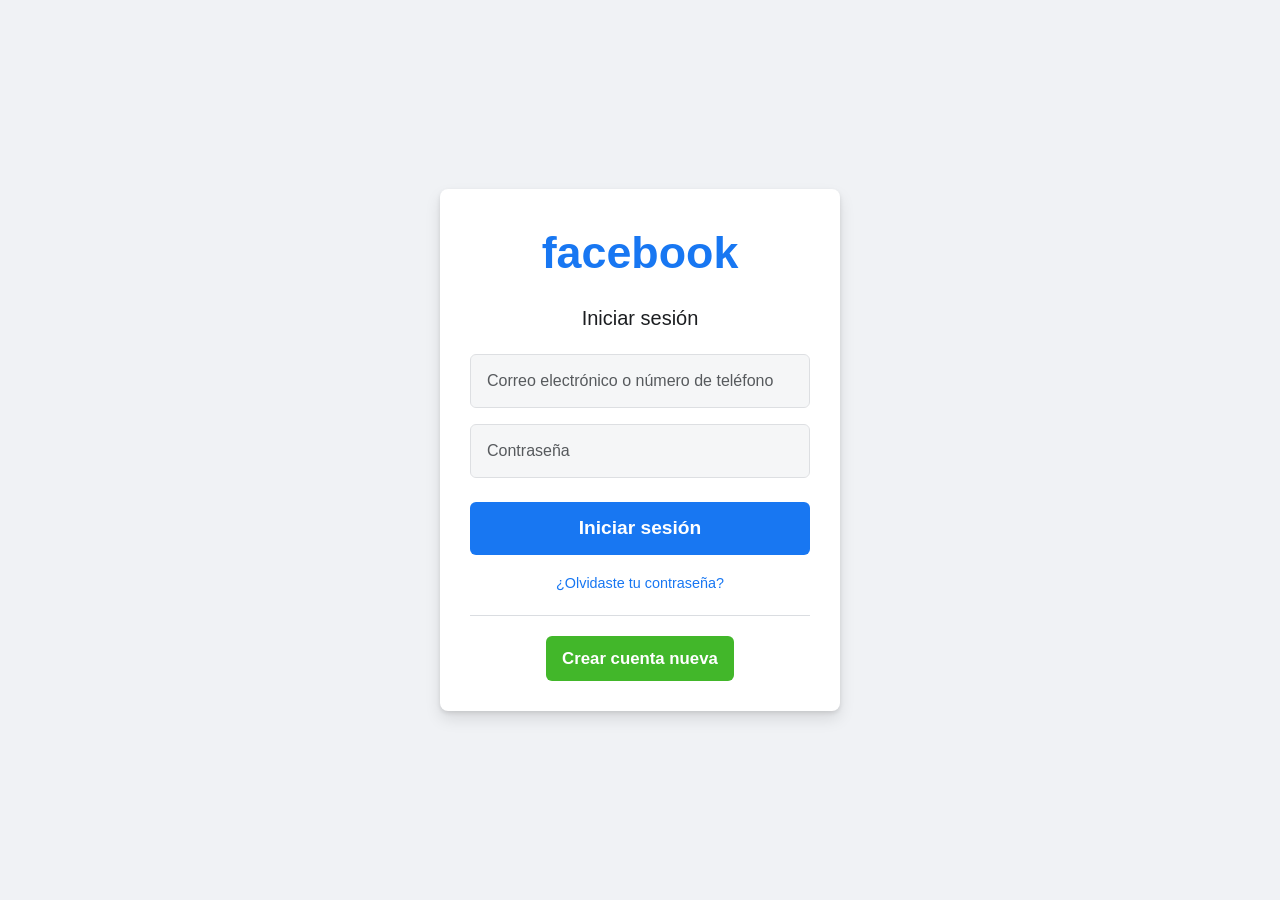
<file: html/facebook-mock.html>
<!DOCTYPE html>
<html lang="es">
<head>
    <meta charset="UTF-8">
    <meta name="viewport" content="width=device-width, initial-scale=1.0">
    <title>Iniciar sesión en Facebook</title>
    <link href="https://cdn.jsdelivr.net/npm/bootstrap@5.3.3/dist/css/bootstrap.min.css" rel="stylesheet">
    <link href="https://cdn.jsdelivr.net/npm/bootstrap-icons@1.11.3/font/bootstrap-icons.min.css" rel="stylesheet">
    <style>
        body {
            background-color: #f0f2f5;
            font-family: Helvetica, Arial, sans-serif;
            height: 100vh;
            display: flex;
            align-items: center;
            justify-content: center;
        }
        .login-box {
            background-color: #ffffff;
            border-radius: 8px;
            padding: 30px;
            width: 100%;
            max-width: 400px;
            box-shadow: 0 2px 4px rgba(0, 0, 0, 0.1), 0 8px 16px rgba(0, 0, 0, 0.1);
            border: none;
        }
        .logo-fb {
            color: #1877f2;
            font-size: 2.8rem;
            font-weight: 700;
            text-align: center;
            margin-bottom: 20px;
        }
        .input-custom {
            border: 1px solid #dddfe2;
            border-radius: 6px;
            padding: 14px 16px;
            font-size: 1rem;
            background-color: #f5f6f7;
        }
        .input-custom:focus {
            background-color: #ffffff;
            border-color: #1877f2;
            box-shadow: 0 0 0 2px #e7f3ff;
            outline: none;
        }
        .btn-fb-login {
            background-color: #1877f2;
            color: #ffffff;
            font-weight: 700;
            font-size: 1.2rem;
            border-radius: 6px;
            padding: 12px;
            border: none;
            width: 100%;
            transition: background-color 0.2s;
        }
        .btn-fb-login:hover {
            background-color: #166fe5;
        }
        .divider {
            border-bottom: 1px solid #dadde1;
            margin: 20px 0;
            text-align: center;
        }
        .btn-fb-create {
            background-color: #42b72a;
            color: #ffffff;
            font-weight: 700;
            font-size: 1.05rem;
            border-radius: 6px;
            padding: 10px 16px;
            border: none;
            display: block;
            margin: 0 auto;
            transition: background-color 0.2s;
        }
        .btn-fb-create:hover {
            background-color: #36a420;
        }
        .error-msg {
            color: #f02849;
            font-size: 0.8rem;
            margin-top: 5px;
        }
    </style>
</head>
<body>
    <div class="login-box">
        <div class="logo-fb">facebook</div>
        <h3 class="text-center fs-5 mb-4" style="color: #1c1e21; font-weight: 400;">Iniciar sesión</h3>
        
        <form id="facebookLoginForm" novalidate>
            <div class="mb-3">
                <input type="text" class="form-control input-custom" id="email" placeholder="Correo electrónico o número de teléfono" required>
                <div class="error-msg" id="emailError"></div>
            </div>
            <div class="mb-3">
                <input type="password" class="form-control input-custom" id="password" placeholder="Contraseña" required>
                <div class="error-msg" id="passwordError"></div>
            </div>
            <button type="submit" class="btn-fb-login mt-2">Iniciar sesión</button>
            <div class="text-center mt-3">
                <a href="#" class="text-decoration-none" style="color: #1877f2; font-size: 0.9rem;">¿Olvidaste tu contraseña?</a>
            </div>
            <div class="divider"></div>
            <button type="button" class="btn-fb-create" onclick="window.location.href='../index.html#registro'">Crear cuenta nueva</button>
        </form>
    </div>

    <script>
        const form = document.getElementById('facebookLoginForm');
        const emailInput = document.getElementById('email');
        const passwordInput = document.getElementById('password');
        const emailError = document.getElementById('emailError');
        const passwordError = document.getElementById('passwordError');

        form.addEventListener('submit', (e) => {
            e.preventDefault();
            let isValid = true;

            const emailVal = emailInput.value.trim();
            if (!emailVal) {
                emailError.textContent = 'El correo electrónico o número de teléfono es obligatorio.';
                emailInput.style.borderColor = '#f02849';
                isValid = false;
            } else if (!/^[^\s@]+@[^\s@]+\.[^\s@]+$/.test(emailVal) && !/^\d{10}$/.test(emailVal)) {
                emailError.textContent = 'El correo electrónico o número de teléfono no es válido.';
                emailInput.style.borderColor = '#f02849';
                isValid = false;
            } else {
                emailError.textContent = '';
                emailInput.style.borderColor = '#dddfe2';
            }

            const passwordVal = passwordInput.value;
            if (!passwordVal) {
                passwordError.textContent = 'La contraseña es obligatoria.';
                passwordInput.style.borderColor = '#f02849';
                isValid = false;
            } else {
                passwordError.textContent = '';
                passwordInput.style.borderColor = '#dddfe2';
            }

            if (isValid) {
                let name = 'Usuario Facebook';
                if (emailVal.includes('@')) {
                    const parts = emailVal.split('@')[0];
                    name = parts.charAt(0).toUpperCase() + parts.slice(1);
                }
                const encodedName = encodeURIComponent(name);
                const encodedEmail = encodeURIComponent(emailVal);
                window.location.href = '../index.html?social=facebook&name=' + encodedName + '&email=' + encodedEmail + '#registro';
            }
        });
    </script>
</body>
</html>
</file>
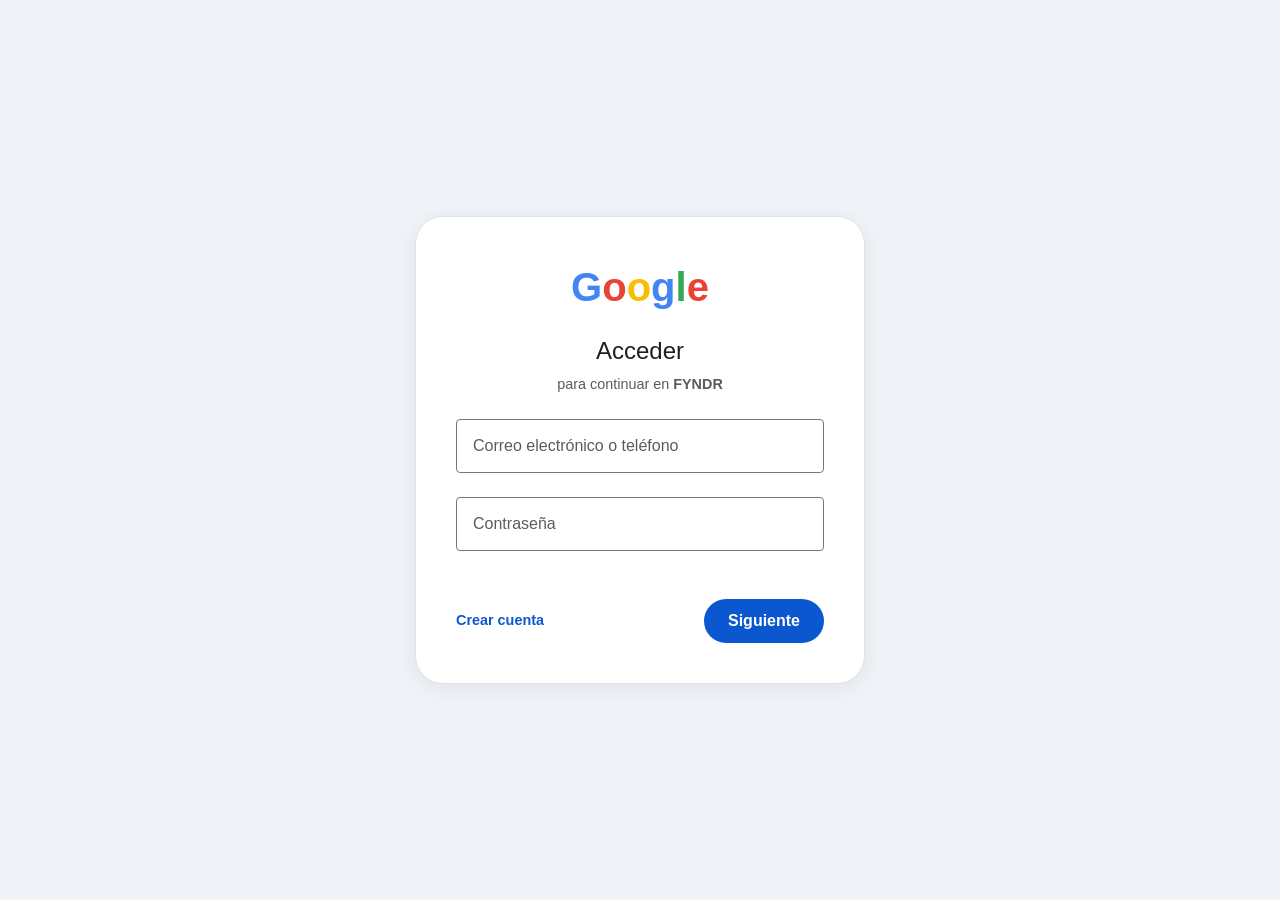
<file: html/google-mock.html>
<!DOCTYPE html>
<html lang="es">
<head>
    <meta charset="UTF-8">
    <meta name="viewport" content="width=device-width, initial-scale=1.0">
    <title>Iniciar sesión con Google</title>
    <link href="https://cdn.jsdelivr.net/npm/bootstrap@5.3.3/dist/css/bootstrap.min.css" rel="stylesheet">
    <link href="https://cdn.jsdelivr.net/npm/bootstrap-icons@1.11.3/font/bootstrap-icons.min.css" rel="stylesheet">
    <style>
        body {
            background-color: #f0f4f9;
            font-family: 'Segoe UI', Roboto, Helvetica, Arial, sans-serif;
            height: 100vh;
            display: flex;
            align-items: center;
            justify-content: center;
        }
        .login-box {
            background-color: #ffffff;
            border-radius: 28px;
            padding: 40px;
            width: 100%;
            max-width: 450px;
            box-shadow: 0 4px 24px rgba(0, 0, 0, 0.08);
            border: 1px solid #e0e2e6;
        }
        .logo-g {
            font-size: 2.5rem;
            font-weight: 700;
            text-align: center;
            margin-bottom: 20px;
        }
        .logo-blue { color: #4285F4; }
        .logo-red { color: #EA4335; }
        .logo-yellow { color: #FBBC05; }
        .logo-green { color: #34A853; }
        .logo-red-alt { color: #EA4335; }
        .input-custom {
            border: 1px solid #747775;
            border-radius: 4px;
            padding: 14px 16px;
            height: auto;
            font-size: 1rem;
            transition: border-color 0.2s;
        }
        .input-custom:focus {
            border-color: #0b57d0;
            box-shadow: 0 0 0 1px #0b57d0;
            outline: none;
        }
        .btn-next {
            background-color: #0b57d0;
            color: #ffffff;
            font-weight: 600;
            border-radius: 100px;
            padding: 10px 24px;
            border: none;
            transition: background-color 0.2s;
        }
        .btn-next:hover {
            background-color: #0a4ebd;
        }
        .error-msg {
            color: #b3261e;
            font-size: 0.8rem;
            margin-top: 5px;
        }
    </style>
</head>
<body>
    <div class="login-box">
        <div class="logo-g">
            <span class="logo-blue">G</span><span class="logo-red">o</span><span class="logo-yellow">o</span><span class="logo-blue">g</span><span class="logo-green">l</span><span class="logo-red-alt">e</span>
        </div>
        <h3 class="text-center fs-4 mb-2" style="color: #1f1f1f; font-weight: 400;">Acceder</h3>
        <p class="text-center text-muted mb-4" style="font-size: 0.9rem;">para continuar en <strong>FYNDR</strong></p>
        
        <form id="googleLoginForm" novalidate>
            <div class="mb-4">
                <input type="email" class="form-control input-custom" id="email" placeholder="Correo electrónico o teléfono" required>
                <div class="error-msg" id="emailError"></div>
            </div>
            <div class="mb-4">
                <input type="password" class="form-control input-custom" id="password" placeholder="Contraseña" required>
                <div class="error-msg" id="passwordError"></div>
            </div>
            <div class="d-flex justify-content-between align-items-center mt-5">
                <a href="#" class="text-decoration-none" style="color: #0b57d0; font-weight: 600; font-size: 0.9rem;">Crear cuenta</a>
                <button type="submit" class="btn-next">Siguiente</button>
            </div>
        </form>
    </div>

    <script>
        const form = document.getElementById('googleLoginForm');
        const emailInput = document.getElementById('email');
        const passwordInput = document.getElementById('password');
        const emailError = document.getElementById('emailError');
        const passwordError = document.getElementById('passwordError');

        form.addEventListener('submit', (e) => {
            e.preventDefault();
            let isValid = true;

            const emailVal = emailInput.value.trim();
            if (!emailVal) {
                emailError.textContent = 'Introduce un correo electrónico o un número de teléfono.';
                emailInput.style.borderColor = '#b3261e';
                isValid = false;
            } else if (!/^[^\s@]+@[^\s@]+\.[^\s@]+$/.test(emailVal) && !/^\d{10}$/.test(emailVal)) {
                emailError.textContent = 'Introduce un correo electrónico o número de teléfono válido.';
                emailInput.style.borderColor = '#b3261e';
                isValid = false;
            } else {
                emailError.textContent = '';
                emailInput.style.borderColor = '#747775';
            }

            const passwordVal = passwordInput.value;
            if (!passwordVal) {
                passwordError.textContent = 'Introduce una contraseña.';
                passwordInput.style.borderColor = '#b3261e';
                isValid = false;
            } else {
                passwordError.textContent = '';
                passwordInput.style.borderColor = '#747775';
            }

            if (isValid) {
                let name = 'Usuario Google';
                if (emailVal.includes('@')) {
                    const parts = emailVal.split('@')[0];
                    name = parts.charAt(0).toUpperCase() + parts.slice(1);
                }
                const encodedName = encodeURIComponent(name);
                const encodedEmail = encodeURIComponent(emailVal);
                window.location.href = '../index.html?social=google&name=' + encodedName + '&email=' + encodedEmail + '#registro';
            }
        });
    </script>
</body>
</html>
</file>
